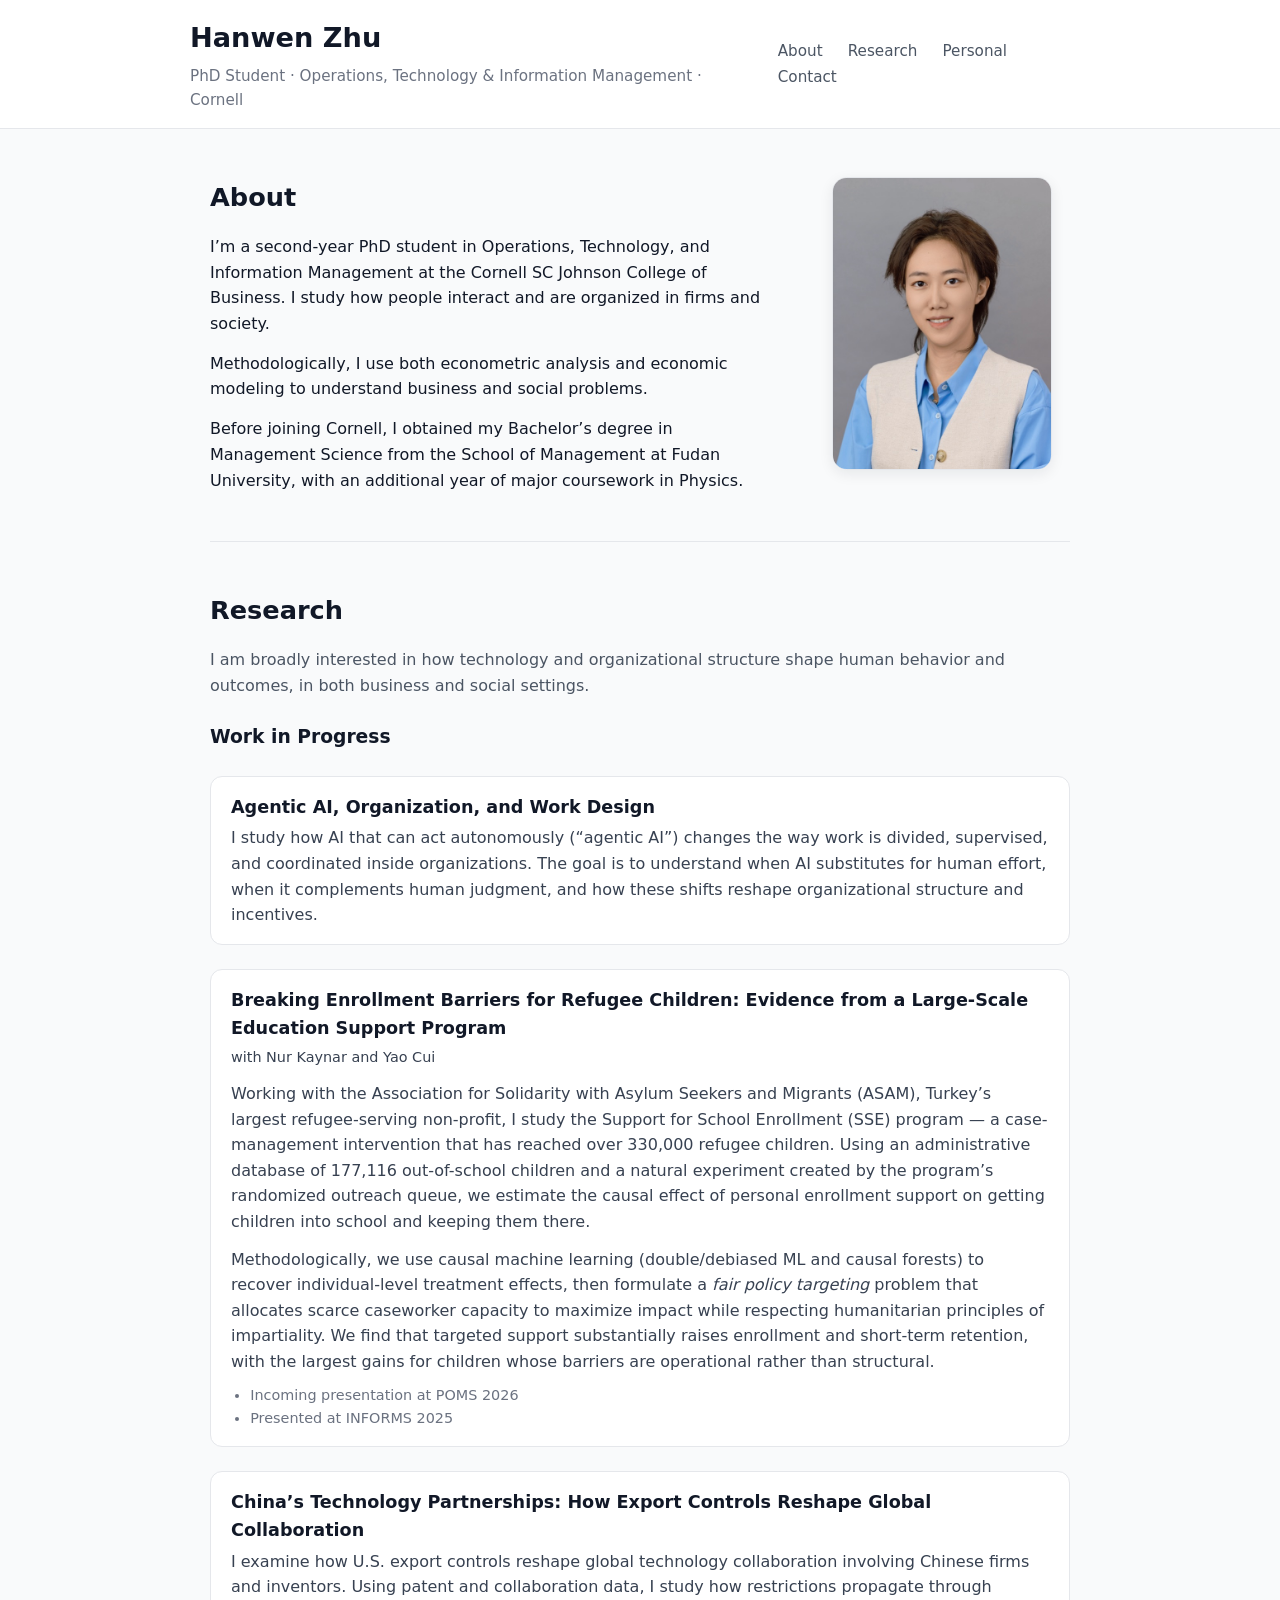
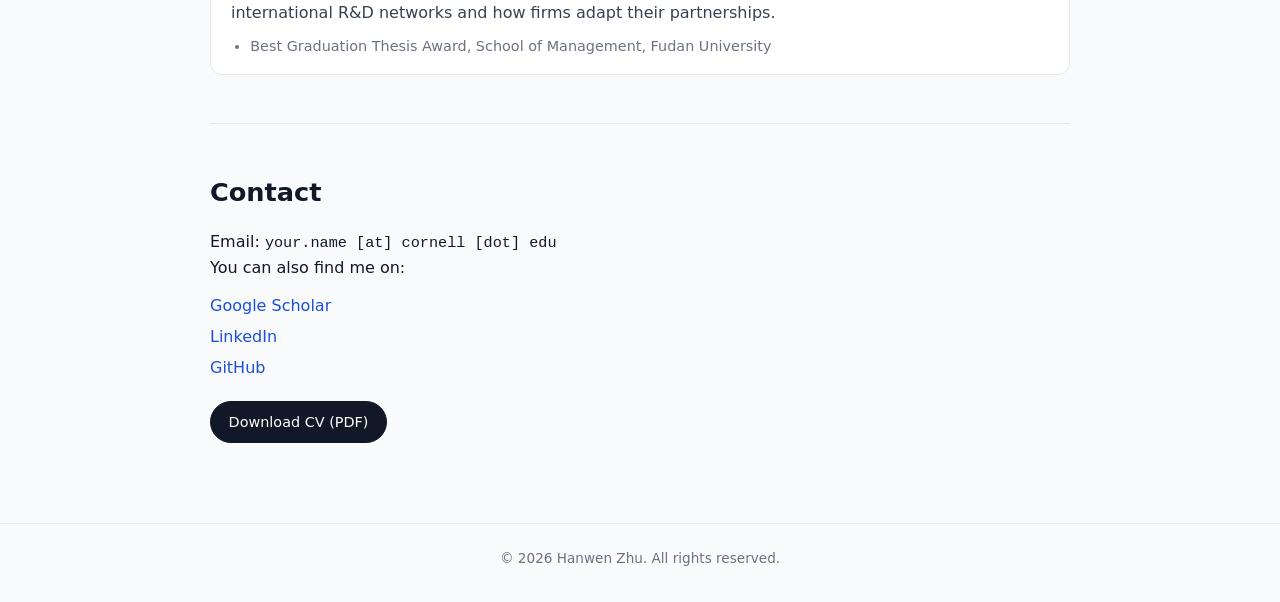
<file: index.html>
<!DOCTYPE html>
<html lang="en">
<head>
  <meta charset="UTF-8">
  <title>Hanwen Zhu | PhD Student</title>
  <meta name="viewport" content="width=device-width, initial-scale=1">
  <meta name="description" content="Personal website of Hanwen Zhu, PhD student in Operations, Technology and Information Management at Cornell.">
  <link rel="stylesheet" href="style.css">
</head>
<body>
  <header class="site-header">
    <div class="container header-content">
      <div>
        <h1 class="site-title">Hanwen Zhu</h1>
        <p class="site-subtitle">PhD Student · Operations, Technology &amp; Information Management · Cornell</p>
      </div>
      <nav class="site-nav">
        <a href="#about">About</a>
        <a href="#research">Research</a>
        <a href="personal.html">Personal</a>
        <a href="#contact">Contact</a>
      </nav>
    </div>
  </header>

  <main class="container">
    <!-- ABOUT -->
    <section id="about" class="section">
      <div class="about-layout">
        <div class="about-text">
          <h2>About</h2>
          <p>
            I’m a second-year PhD student in Operations, Technology, and Information Management
            at the Cornell SC Johnson College of Business. I study how people interact and are
            organized in firms and society.
          </p>
          <p>
            Methodologically, I use both econometric analysis and economic modeling to understand
            business and social problems.
          </p>
          <p>
            Before joining Cornell, I obtained my Bachelor’s degree in Management Science from the
            School of Management at Fudan University, with an additional year of major coursework in Physics.
          </p>
        </div>
        <div class="about-photo">
          <img src="profile.jpg" alt="Photo of Hanwen Zhu" class="profile-photo">
        </div>
      </div>
    </section>

    <!-- RESEARCH -->
    <section id="research" class="section">
      <h2>Research</h2>
      <p class="section-intro">
        I am broadly interested in how technology and organizational structure shape human
        behavior and outcomes, in both business and social settings.
      </p>

      <h3>Work in Progress</h3>

      <article class="paper">
        <h4>Agentic AI, Organization, and Work Design</h4>
        <p>
          I study how AI that can act autonomously (“agentic AI”) changes the way work is divided,
          supervised, and coordinated inside organizations. The goal is to understand when AI
          substitutes for human effort, when it complements human judgment, and how these shifts
          reshape organizational structure and incentives.
        </p>
        <!-- Later you can add: coauthors, drafts, links, slides, etc. -->
      </article>

      <article class="paper">
        <h4>Breaking Enrollment Barriers for Refugee Children: Evidence from a Large-Scale Education Support Program</h4>
        <p class="paper-authors">with Nur Kaynar and Yao Cui</p>
        <p>
          Working with the Association for Solidarity with Asylum Seekers and Migrants (ASAM),
          Turkey’s largest refugee-serving non-profit, I study the Support for School Enrollment
          (SSE) program — a case-management intervention that has reached over 330,000 refugee
          children. Using an administrative database of 177,116 out-of-school children and a
          natural experiment created by the program’s randomized outreach queue, we estimate the
          causal effect of personal enrollment support on getting children into school and keeping
          them there.
        </p>
        <p>
          Methodologically, we use causal machine learning (double/debiased ML and causal forests)
          to recover individual-level treatment effects, then formulate a <em>fair policy
          targeting</em> problem that allocates scarce caseworker capacity to maximize impact while
          respecting humanitarian principles of impartiality. We find that targeted support
          substantially raises enrollment and short-term retention, with the largest gains for
          children whose barriers are operational rather than structural.
        </p>
        <ul class="paper-meta">
          <li>Incoming presentation at POMS 2026</li>
          <li>Presented at INFORMS 2025</li>
        </ul>
      </article>

      <article class="paper">
        <h4>China’s Technology Partnerships: How Export Controls Reshape Global Collaboration</h4>
        <p>
          I examine how U.S. export controls reshape global technology collaboration involving
          Chinese firms and inventors. Using patent and collaboration data, I study how
          restrictions propagate through international R&amp;D networks and how firms adapt their partnerships.
        </p>
        <ul class="paper-meta">
          <li>Best Graduation Thesis Award, School of Management, Fudan University</li>
        </ul>
      </article>

      <!-- Optional: later you can add sections like "Teaching" or "Past Projects" here -->
    </section>

    <!-- CONTACT -->
    <section id="contact" class="section">
      <h2>Contact</h2>
      <p>
        Email: <span class="code">your.name [at] cornell [dot] edu</span>
      </p>
      <p>
        You can also find me on:
      </p>
      <ul class="link-list">
        <li><a href="#" target="_blank" rel="noopener">Google Scholar</a></li>
        <li><a href="https://www.linkedin.com/in/hanwen-haven-zhu-6a39a8258" target="_blank" rel="noopener">LinkedIn</a></li>
        <li><a href="https://github.com/Haven-CHU" target="_blank" rel="noopener">GitHub</a></li>
        <!-- Add or remove links as you like -->
      </ul>
      <p>
        <a href="cv_hanwen_zhu.pdf" class="button" target="_blank" rel="noopener">
          Download CV (PDF)
        </a>
      </p>
    </section>
  </main>

  <footer class="site-footer">
    <div class="container">
      <p>&copy; <span id="year"></span> Hanwen Zhu. All rights reserved.</p>
    </div>
    <script>
      // Set current year automatically
      document.getElementById('year').textContent = new Date().getFullYear();
    </script>
  </footer>
</body>
</html>
</file>
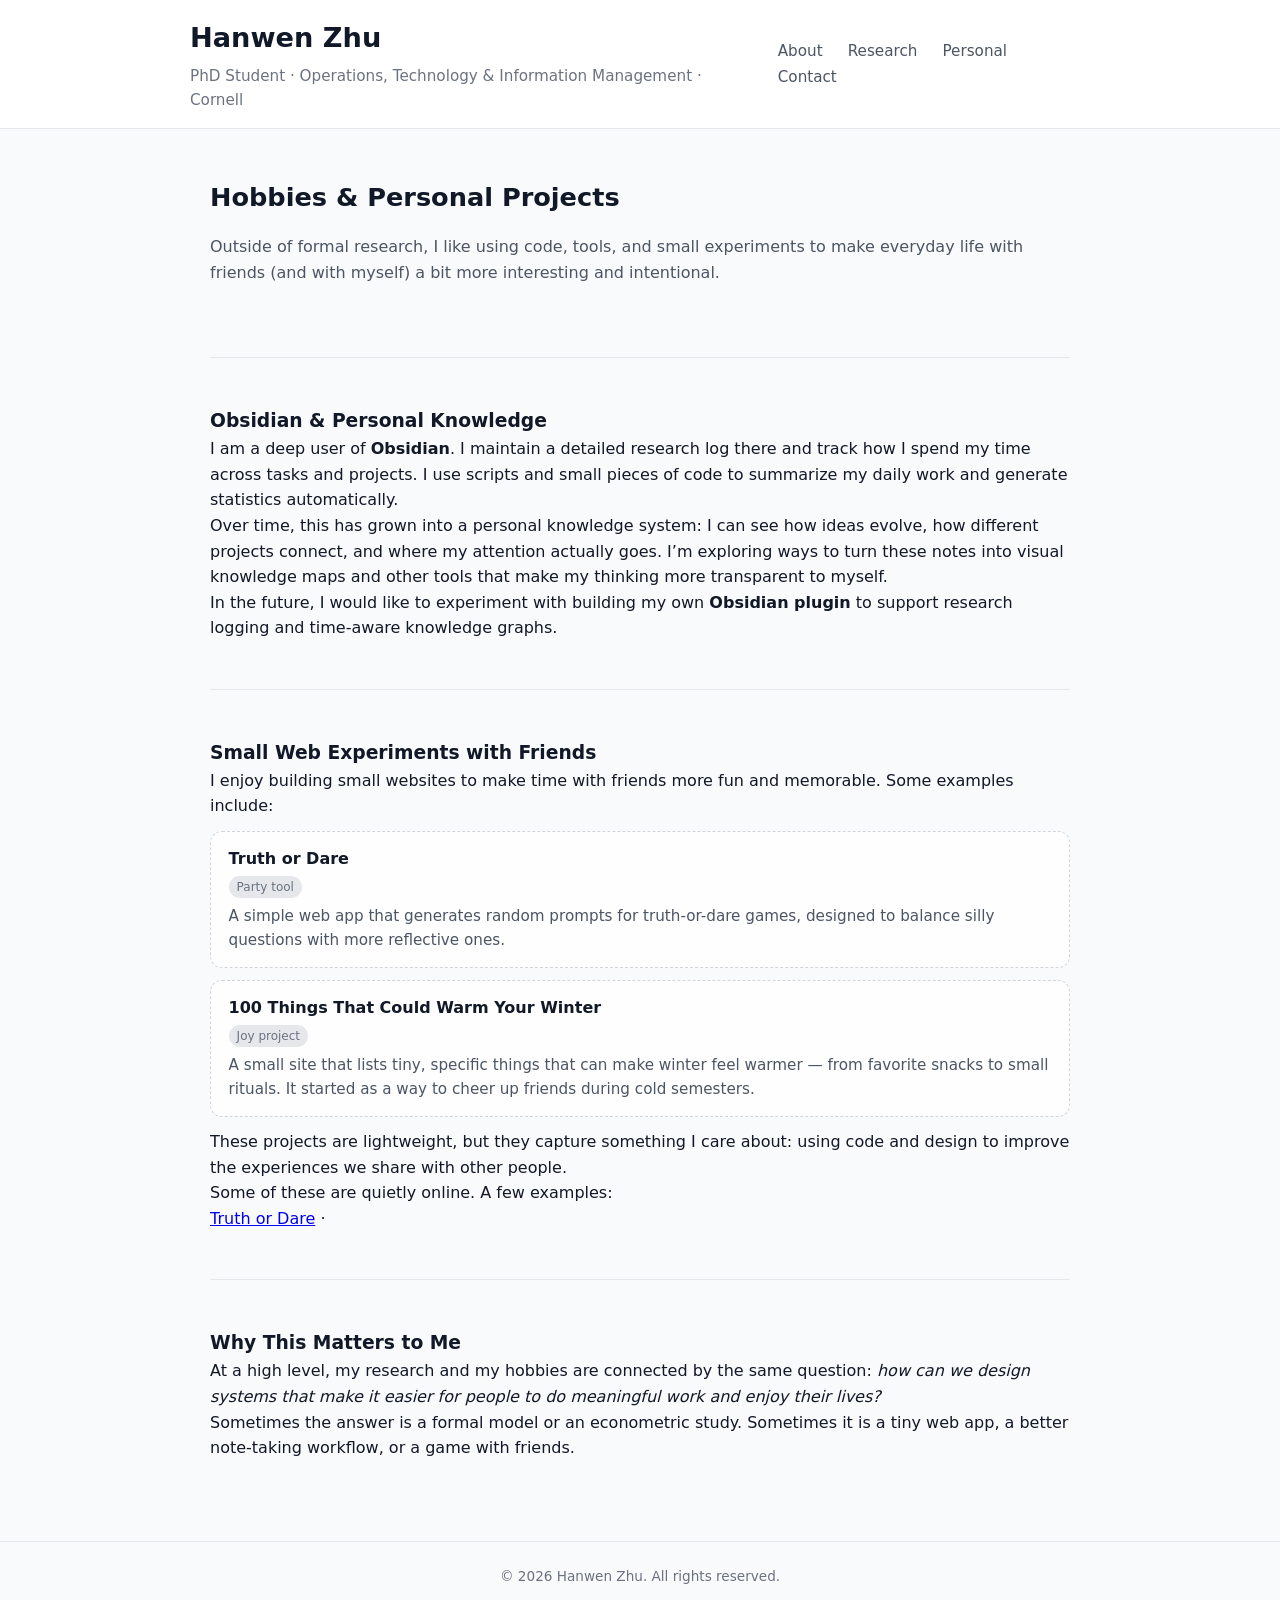
<file: personal.html>
<!DOCTYPE html>
<html lang="en">
<head>
  <meta charset="UTF-8">
  <title>Hobbies & Personal | Hanwen Zhu</title>
  <meta name="viewport" content="width=device-width, initial-scale=1">
  <meta name="description" content="Hobbies and personal projects of Hanwen Zhu.">
  <link rel="stylesheet" href="style.css">
</head>
<body>
  <header class="site-header">
    <div class="container header-content">
      <div>
        <h1 class="site-title">Hanwen Zhu</h1>
        <p class="site-subtitle">PhD Student · Operations, Technology &amp; Information Management · Cornell</p>
      </div>
      <nav class="site-nav">
        <a href="index.html#about">About</a>
        <a href="index.html#research">Research</a>
        <a href="personal.html">Personal</a>
        <a href="index.html#contact">Contact</a>
      </nav>
    </div>
  </header>

  <main class="container">
    <section class="section">
      <h2>Hobbies &amp; Personal Projects</h2>
      <p class="section-intro">
        Outside of formal research, I like using code, tools, and small experiments to make everyday life
        with friends (and with myself) a bit more interesting and intentional.
      </p>
    </section>

    <section class="section">
      <h3>Obsidian &amp; Personal Knowledge</h3>
      <p>
        I am a deep user of <strong>Obsidian</strong>. I maintain a detailed research log there and track how
        I spend my time across tasks and projects. I use scripts and small pieces of code to summarize
        my daily work and generate statistics automatically.
      </p>
      <p>
        Over time, this has grown into a personal knowledge system: I can see how ideas evolve, how
        different projects connect, and where my attention actually goes. I’m exploring ways to turn
        these notes into visual knowledge maps and other tools that make my thinking more transparent
        to myself.
      </p>
      <p>
        In the future, I would like to experiment with building my own <strong>Obsidian plugin</strong> to
        support research logging and time-aware knowledge graphs.
      </p>
    </section>

    <section class="section">
      <h3>Small Web Experiments with Friends</h3>
      <p>
        I enjoy building small websites to make time with friends more fun and memorable. Some examples include:
      </p>
      <ul class="project-list">
        <li>
          <strong>Truth or Dare</strong><br>
          <span class="project-tag">Party tool</span>
          <p class="project-description">
            A simple web app that generates random prompts for truth-or-dare games, designed to balance
            silly questions with more reflective ones.
          </p>
        </li>
        <li>
          <strong>100 Things That Could Warm Your Winter</strong><br>
          <span class="project-tag">Joy project</span>
          <p class="project-description">
            A small site that lists tiny, specific things that can make winter feel warmer — from
            favorite snacks to small rituals. It started as a way to cheer up friends during cold
            semesters.
          </p>
        </li>
      </ul>
      <p>
        These projects are lightweight, but they capture something I care about: using code and design 
        to improve the experiences we share with other people.
      </p>
      <!-- Later: you can add actual links like: -->
      <p>
        Some of these are quietly online. A few examples:
        <br>
        <a href="https://truthordare-yekb.onrender.com" target="_blank" rel="noopener">Truth or Dare</a>
        ·
        <!-- <a href="https://your-warm-winter-link" target="_blank" rel="noopener">Warm Winter</a> -->
      </p>

    </section>

    <section class="section">
      <h3>Why This Matters to Me</h3>
      <p>
        At a high level, my research and my hobbies are connected by the same question:
        <em>how can we design systems that make it easier for people to do meaningful work and enjoy their lives?</em>
      </p>
      <p>
        Sometimes the answer is a formal model or an econometric study. Sometimes it is a tiny web app,
        a better note-taking workflow, or a game with friends.
      </p>
    </section>
  </main>

  <footer class="site-footer">
    <div class="container">
      <p>&copy; <span id="year"></span> Hanwen Zhu. All rights reserved.</p>
    </div>
    <script>
      document.getElementById('year').textContent = new Date().getFullYear();
    </script>
  </footer>
</body>
</html>
</file>
<file: style.css>
/* Basic reset */
* {
  box-sizing: border-box;
  margin: 0;
  padding: 0;
}

body {
  font-family: system-ui, -apple-system, BlinkMacSystemFont, "Segoe UI", sans-serif;
  line-height: 1.6;
  color: #111827;
  background-color: #f9fafb;
}

/* Layout helpers */

.container {
  width: 100%;
  max-width: 900px;
  margin: 0 auto;
  padding: 0 1.25rem;
}

.section {
  padding: 3rem 0;
  border-bottom: 1px solid #e5e7eb;
}

.section:last-of-type {
  border-bottom: none;
}

.section h2 {
  font-size: 1.6rem;
  margin-bottom: 1rem;
}

.section-intro {
  margin-bottom: 1.5rem;
  color: #4b5563;
}

/* Header & navigation */

.site-header {
  background-color: #ffffff;
  border-bottom: 1px solid #e5e7eb;
  position: sticky;
  top: 0;
  z-index: 100;
}

.header-content {
  display: flex;
  align-items: center;
  justify-content: space-between;
  padding: 1rem 0;
}

.site-title {
  font-size: 1.7rem;
  font-weight: 600;
}

.site-subtitle {
  font-size: 0.95rem;
  color: #6b7280;
  margin-top: 0.25rem;
}

.site-nav a {
  margin-left: 1.25rem;
  text-decoration: none;
  font-size: 0.95rem;
  color: #4b5563;
  padding-bottom: 0.15rem;
  border-bottom: 2px solid transparent;
}

.site-nav a:hover {
  color: #111827;
  border-color: #111827;
}

/* About section */

.about-layout {
  display: grid;
  grid-template-columns: minmax(0, 2.2fr) minmax(0, 1fr);
  gap: 2.5rem;
  align-items: start;
}

.about-text p + p {
  margin-top: 0.9rem;
}

.about-photo {
  display: flex;
  justify-content: center;
}

.profile-photo {
  width: 100%;
  max-width: 220px;
  aspect-ratio: 3 / 4;
  object-fit: cover;
  border-radius: 0.9rem;
  border: 1px solid #e5e7eb;
  box-shadow: 0 4px 14px rgba(17, 24, 39, 0.08);
  display: block;
}

/* Paper / research entries */

.paper {
  margin-top: 1.5rem;
  padding: 1rem 1.25rem;
  background-color: #ffffff;
  border-radius: 0.75rem;
  border: 1px solid #e5e7eb;
}

.paper h4 {
  font-size: 1.1rem;
  margin-bottom: 0.25rem;
}

.paper-authors {
  font-size: 0.9rem;
  color: #6b7280;
  margin-bottom: 0.6rem;
}

.paper p + p {
  margin-top: 0.75rem;
}

.paper p {
  color: #374151;
}

.paper-meta {
  margin-top: 0.6rem;
  padding-left: 1.2rem;
  color: #6b7280;
  font-size: 0.9rem;
}

/* Small projects */

.project-list {
  list-style: none;
  margin-top: 0.75rem;
}

.project-list li {
  padding: 0.9rem 1.1rem;
  border-radius: 0.75rem;
  border: 1px dashed #d1d5db;
  background-color: #fefefe;
  margin-bottom: 0.75rem;
}

.project-tag {
  display: inline-block;
  font-size: 0.75rem;
  color: #6b7280;
  background-color: #e5e7eb;
  padding: 0.1rem 0.5rem;
  border-radius: 999px;
  margin: 0.25rem 0 0.35rem;
}

.project-description {
  font-size: 0.95rem;
  color: #4b5563;
}

/* Contact */

.code {
  font-family: "SF Mono", ui-monospace, Menlo, Monaco, Consolas, "Liberation Mono", "Courier New", monospace;
  font-size: 0.95rem;
}

.link-list {
  list-style: none;
  margin: 0.75rem 0 1.25rem;
}

.link-list li + li {
  margin-top: 0.35rem;
}

.link-list a {
  color: #1d4ed8;
  text-decoration: none;
}

.link-list a:hover {
  text-decoration: underline;
}

.button {
  display: inline-block;
  padding: 0.55rem 1.1rem;
  border-radius: 999px;
  border: 1px solid #111827;
  background-color: #111827;
  color: #ffffff;
  text-decoration: none;
  font-size: 0.9rem;
}

.button:hover {
  background-color: #ffffff;
  color: #111827;
}

/* Footer */

.site-footer {
  margin-top: 2rem;
  padding: 1.5rem 0 2rem;
  border-top: 1px solid #e5e7eb;
  font-size: 0.85rem;
  color: #6b7280;
  text-align: center;
}

/* Responsive */

@media (max-width: 720px) {
  .header-content {
    flex-direction: column;
    align-items: flex-start;
    gap: 0.6rem;
  }

  .site-nav a {
    margin-left: 0;
    margin-right: 1rem;
  }

  .about-layout {
    grid-template-columns: minmax(0, 1fr);
  }

  .about-photo {
    justify-content: flex-start;
  }
}
</file>
